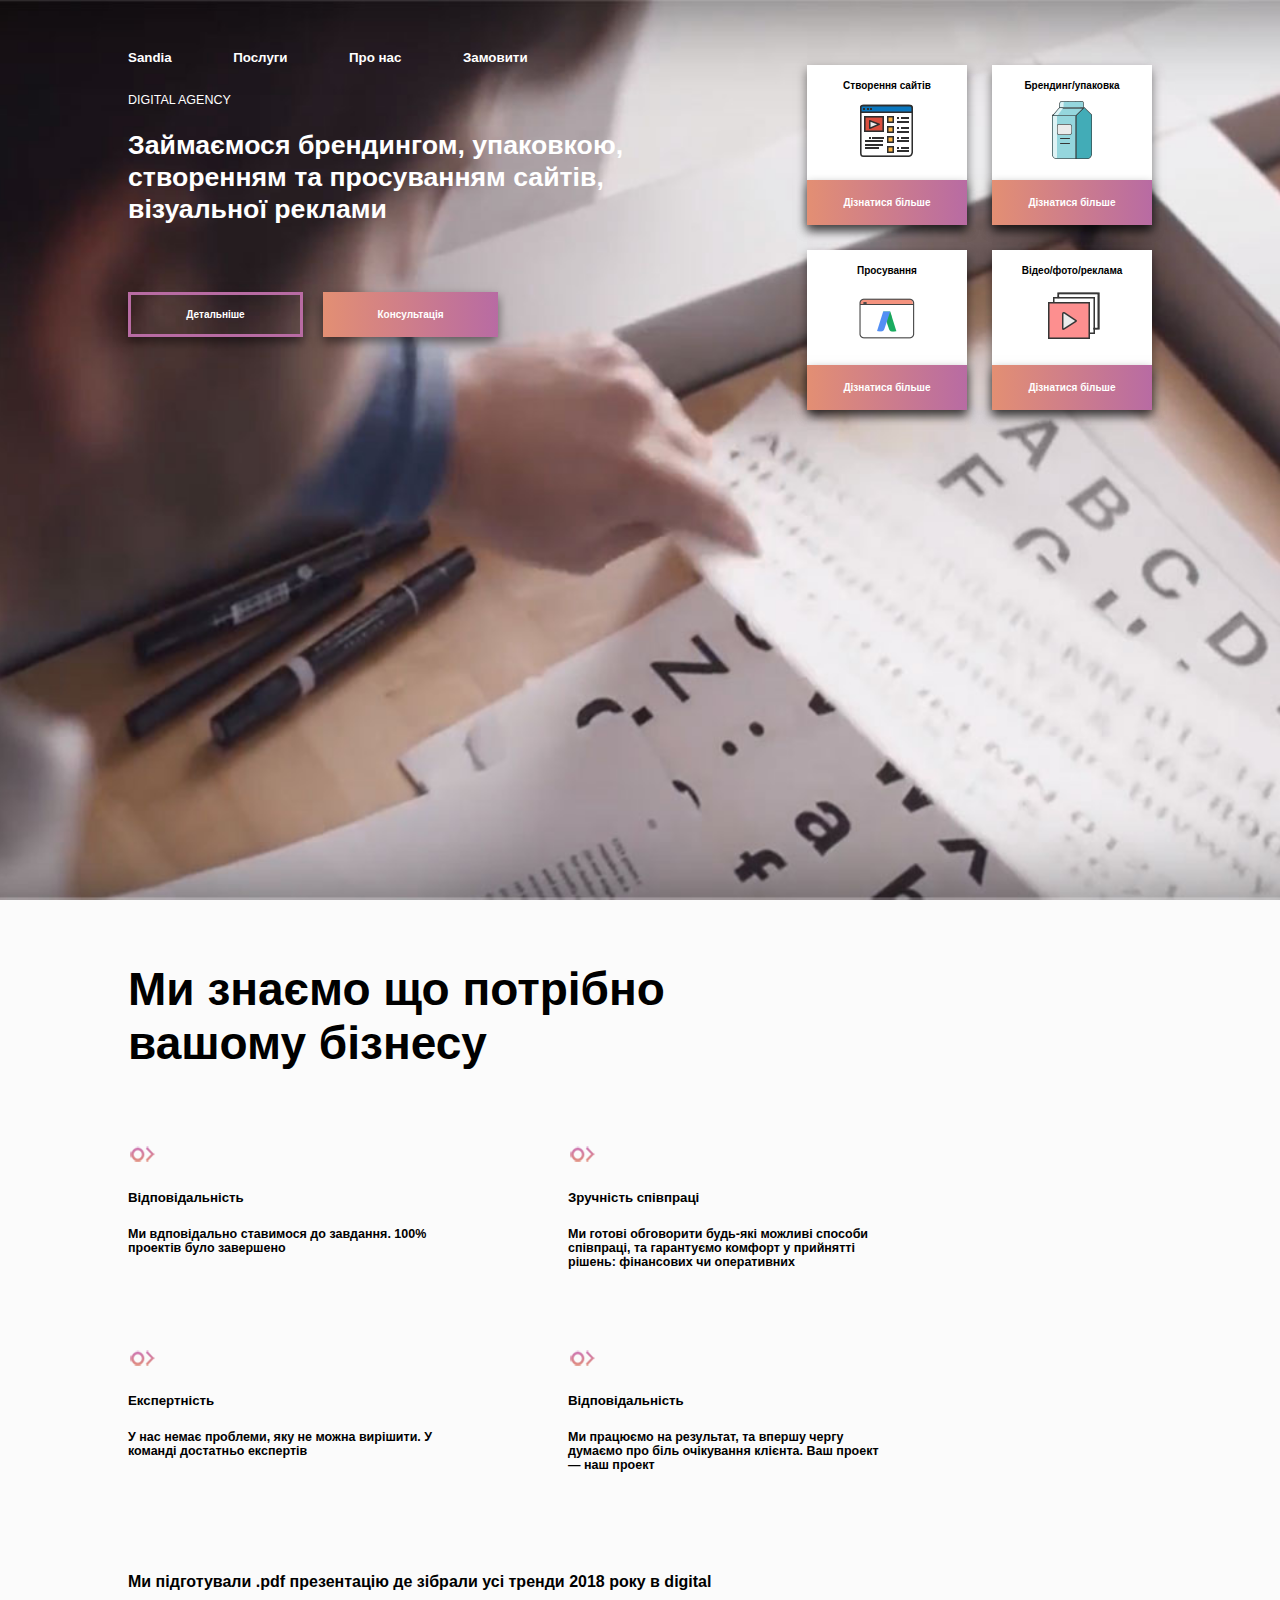
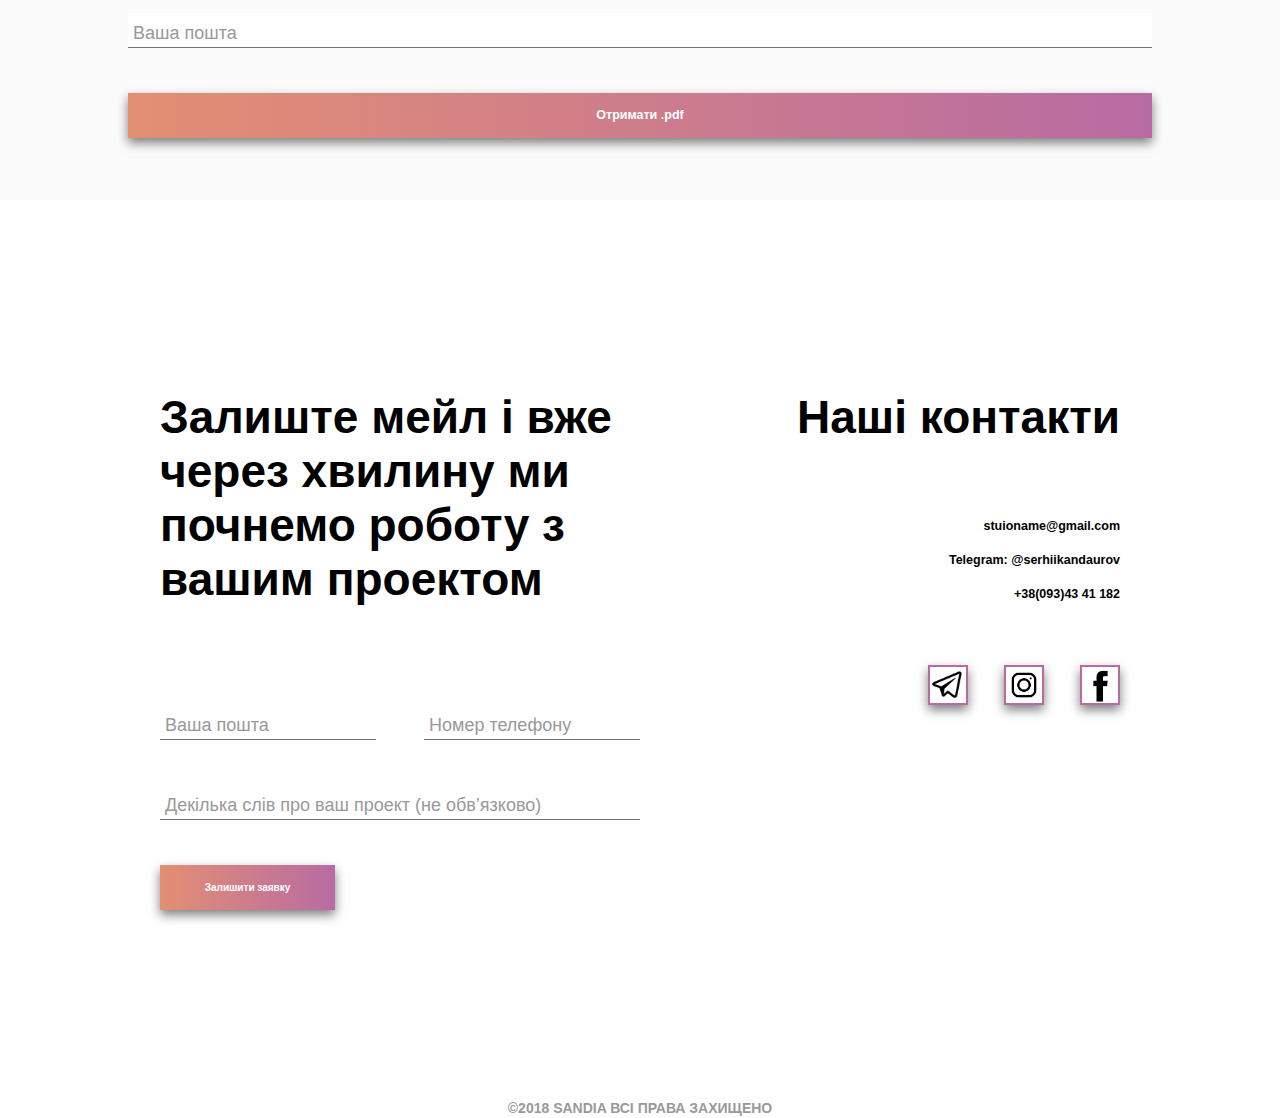
<file: index.html>
<!DOCTYPE html>
<html lang="en">

<head>
    <meta charset="UTF-8">
    <meta name="viewport" content="width=device-width, initial-scale=1.0">
    <meta http-equiv="X-UA-Compatible" content="ie=edge">
    <link rel="stylesheet" href="css/main.css">
    <link rel="stylesheet" href="css/media.css">
    <script src="https://ajax.googleapis.com/ajax/libs/jquery/3.3.1/jquery.min.js"></script>
    <title>Digital agency | Sandia</title>
</head>

<body>
    <script>
        var __REPLAIN_ = 'f1945da9-ac12-4995-86ae-5f2fa20bee71';
        (function (u) {
            var s = document.createElement('script');
            s.type = 'text/javascript';
            s.async = true;
            s.src = u;
            var x = document.getElementsByTagName('script')[0];
            x.parentNode.insertBefore(s, x);
        })('https://widget.replain.cc/dist/client.js');
    </script>
    <!--<div class="fullscreen-bg">
        <video loop muted autoplay poster="img/headerBackground.jpg" class="fullscreen-bg_video">
            <source src="img/headerVideo.mp4" type="video/mp4">
        </video>
    </div>-->
    <header>
        <div class="container">

            <div class="topnav" id="myTopnav">
                <a href="#home" class="active">Sandia</a>
                <a href="#news">Послуги</a>
                <a href="#contact">Про нас</a>
                <a href="#about">Замовити</a>
                <a href="javascript:void(0);" class="icon" onclick="myFunction()">&#9776;</a>
              </div> 

            <div class="info">
                <div class="infoText">
                    <p>DIGITAL AGENCY</p>
                    <h2>Займаємося брендингом, упаковкою, створенням та просуванням сайтів, візуальної реклами</h2>
                    <div class="buttonsMain">
                        <a href="#aboutUs" class="button emptyButton">Детальніше</a>
                        <a href="#leaveAnApplication" class="button gradientButton">Консультація</a>
                    </div>
                </div>
                <div class="infoBoxes">
                    <div class="infoBox">
                        <div class="infoAboutBox">
                            <p>Створення сайтів</p>
                            <img src="img/sitesLogo.png" alt="Websites">
                        </div>
                        <a href="#" class="button gradientButton">Дізнатися більше</a>
                    </div>
                    <div class="infoBox">
                        <div class="infoAboutBox">
                            <p>Брендинг/упаковка</p>
                            <img src="img/brendingLogo.png" alt="Brending">
                        </div>
                        <a href="branding.html" class="button gradientButton">Дізнатися більше</a>
                    </div>
                    <div class="infoBox">
                        <div class="infoAboutBox">
                            <p>Просування</p>
                            <img src="img/promotionLogo.png" alt="Promotion">
                        </div>
                        <a href="#" class="button gradientButton">Дізнатися більше</a>
                    </div>
                    <div class="infoBox">
                        <div class="infoAboutBox">
                            <p>Відео/фото/реклама</p>
                            <img src="img/phptpVideoLogo.png" alt="Photo/Video">
                        </div>
                        <a href="#" class="button gradientButton">Дізнатися більше</a>
                    </div>
                </div>
            </div>
        </div>
    </header>

    <section id="secondSection" name="aboutUs">
        <div class="container">
            <div class="title">
                <h1>Ми знаємо що потрібно вашому бізнесу</h1>
            </div>
            <div class="criterionBox">
                <div class="criterion">
                    <div class="listItem">
                        <img src="img/listPointer.png" alt="->">
                        <h5>Відповідальність</h5>
                    </div>
                    <p>Ми вдповідально ставимося до завдання. 100% проектів було завершено</p>
                </div>
                <div class="criterion">
                    <div class="listItem">
                        <img src="img/listPointer.png" alt="->">
                        <h5>Зручність співпраці</h5>
                    </div>
                    <p>Ми готові обговорити будь-які можливі способи співпраці, та гарантуємо комфорт у прийнятті рішень: фінансових
                        чи оперативних</p>
                </div>
                <div class="criterion">
                    <div class="listItem">
                        <img src="img/listPointer.png" alt="->">
                        <h5>Експертність</h5>
                    </div>
                    <p>У нас немає проблеми, яку не можна вирішити. У команді достатньо експертів</p>
                </div>
                <div class="criterion">
                    <div class="listItem">
                        <img src="img/listPointer.png" alt="->">
                        <h5>Відповідальність</h5>
                    </div>
                    <p>Ми працюємо на результат, та впершу чергу думаємо про біль очікування клієнта. Ваш проект — наш проект</p>
                </div>
            </div>
            <div class="trendsPdf">
                <h4>Ми підготували .pdf презентацію де зібрали усі тренди 2018 року в digital</h4>
                <div class="group">
                        <input type="text" required>
                        <span class="highlight"></span>
                        <span class="bar"></span>
                        <label>Ваша пошта</label>
                    </div>
                <a id="dwnldPdfButton" href="#" class="button gradientButton">Отримати .pdf</a>
            </div>
        </div>
    </section>

    <section id="thirdSection" name="leaveAnApplication">
        <div class="contactUs">
            <div class="applicationForm">
                <h1>Залиште мейл і вже через хвилину ми почнемо роботу з вашим проектом</h1>
                <form method="POST">
                    <div class="mailPhone">
                        <div class="group width45">
                            <input id="uMailInput" type="text" name="user_email" required>
                            <span class="highlight"></span>
                            <span class="bar"></span>
                            <label>Ваша пошта</label>
                        </div>
                        <div class="group width45">
                            <input id="uPhoneInput" type="text" name="user_phone" required>
                            <span class="highlight"></span>
                            <span class="bar"></span>
                            <label>Номер телефону</label>
                        </div>
                    </div>
                    <div class="group">
                        <input id="pDescInput" type="text" name="project_description" class="desriptionLineWidth100" required>
                        <span class="highlight"></span>
                        <span class="bar"></span>
                        <label>Декілька слів про ваш проект (не обв’язково)</label>
                    </div>
                    <button id="applicationButton" type="submit" class="button gradientButton">Залишити заявку</button>
                </form>
            </div>
            <div class="contactInformation">
                <div class="ourContacts">
                    <h1>Наші контакти</h1>
                    <p>stuioname@gmail.com</p>
                    <p>Telegram: @serhiikandaurov</p>
                    <p>+38(093)43 41 182</p>
                </div>
                <div class="ourSocialNetworks">
                    <a href="#">
                        <img src="img/telegramLogo.png" alt="Telegram">
                    </a>
                    <a href="#">
                        <img src="img/instagramLogo.png" alt="Instagram">
                    </a>
                    <a href="#">
                        <img src="img/facebookLogo.png" alt="Facebook">
                    </a>
                </div>
            </div>
        </div>
    </section>
    <footer>
        <div class="container">
            <p>©2018 SANDIA ВСІ ПРАВА ЗАХИЩЕНО</p>
        </div>
    </footer>
    <script src="js/script.js"></script>
    <script src="js/contact-form.js"></script>
</body>

</html>
</file>
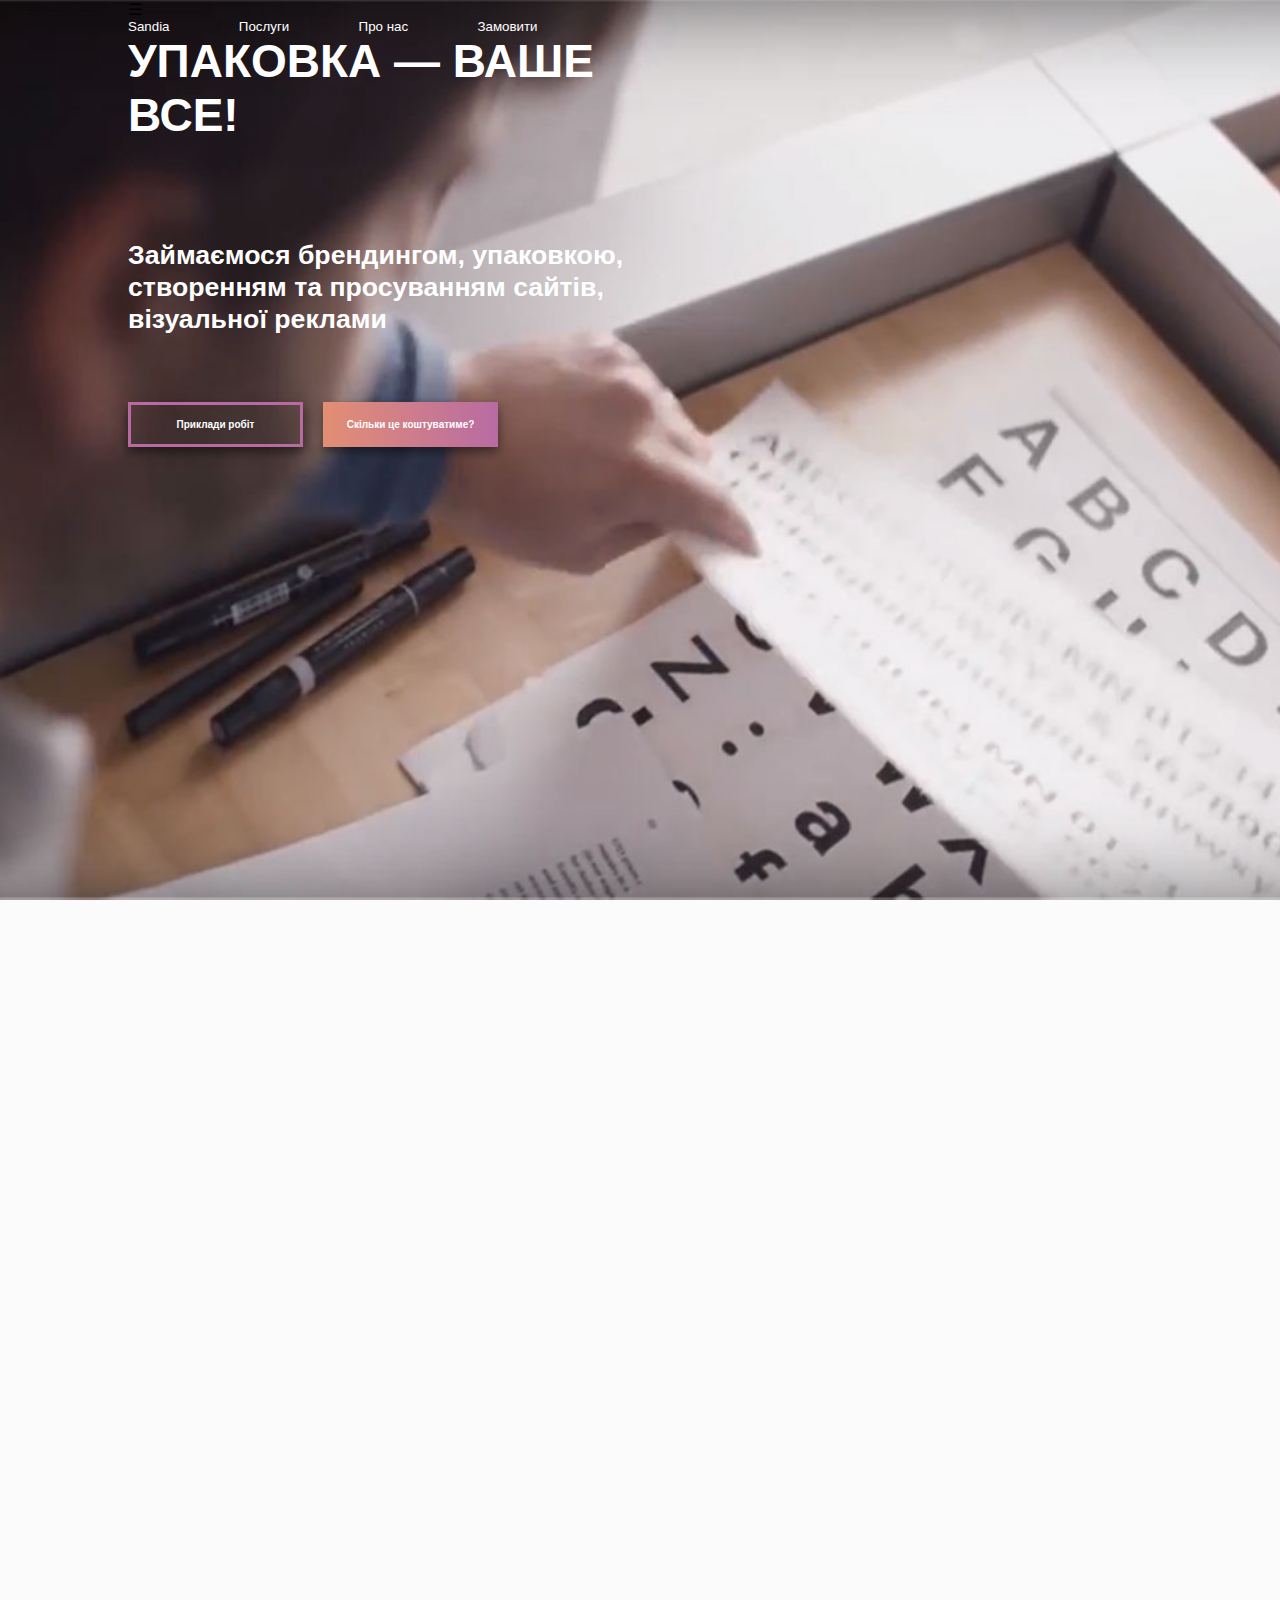
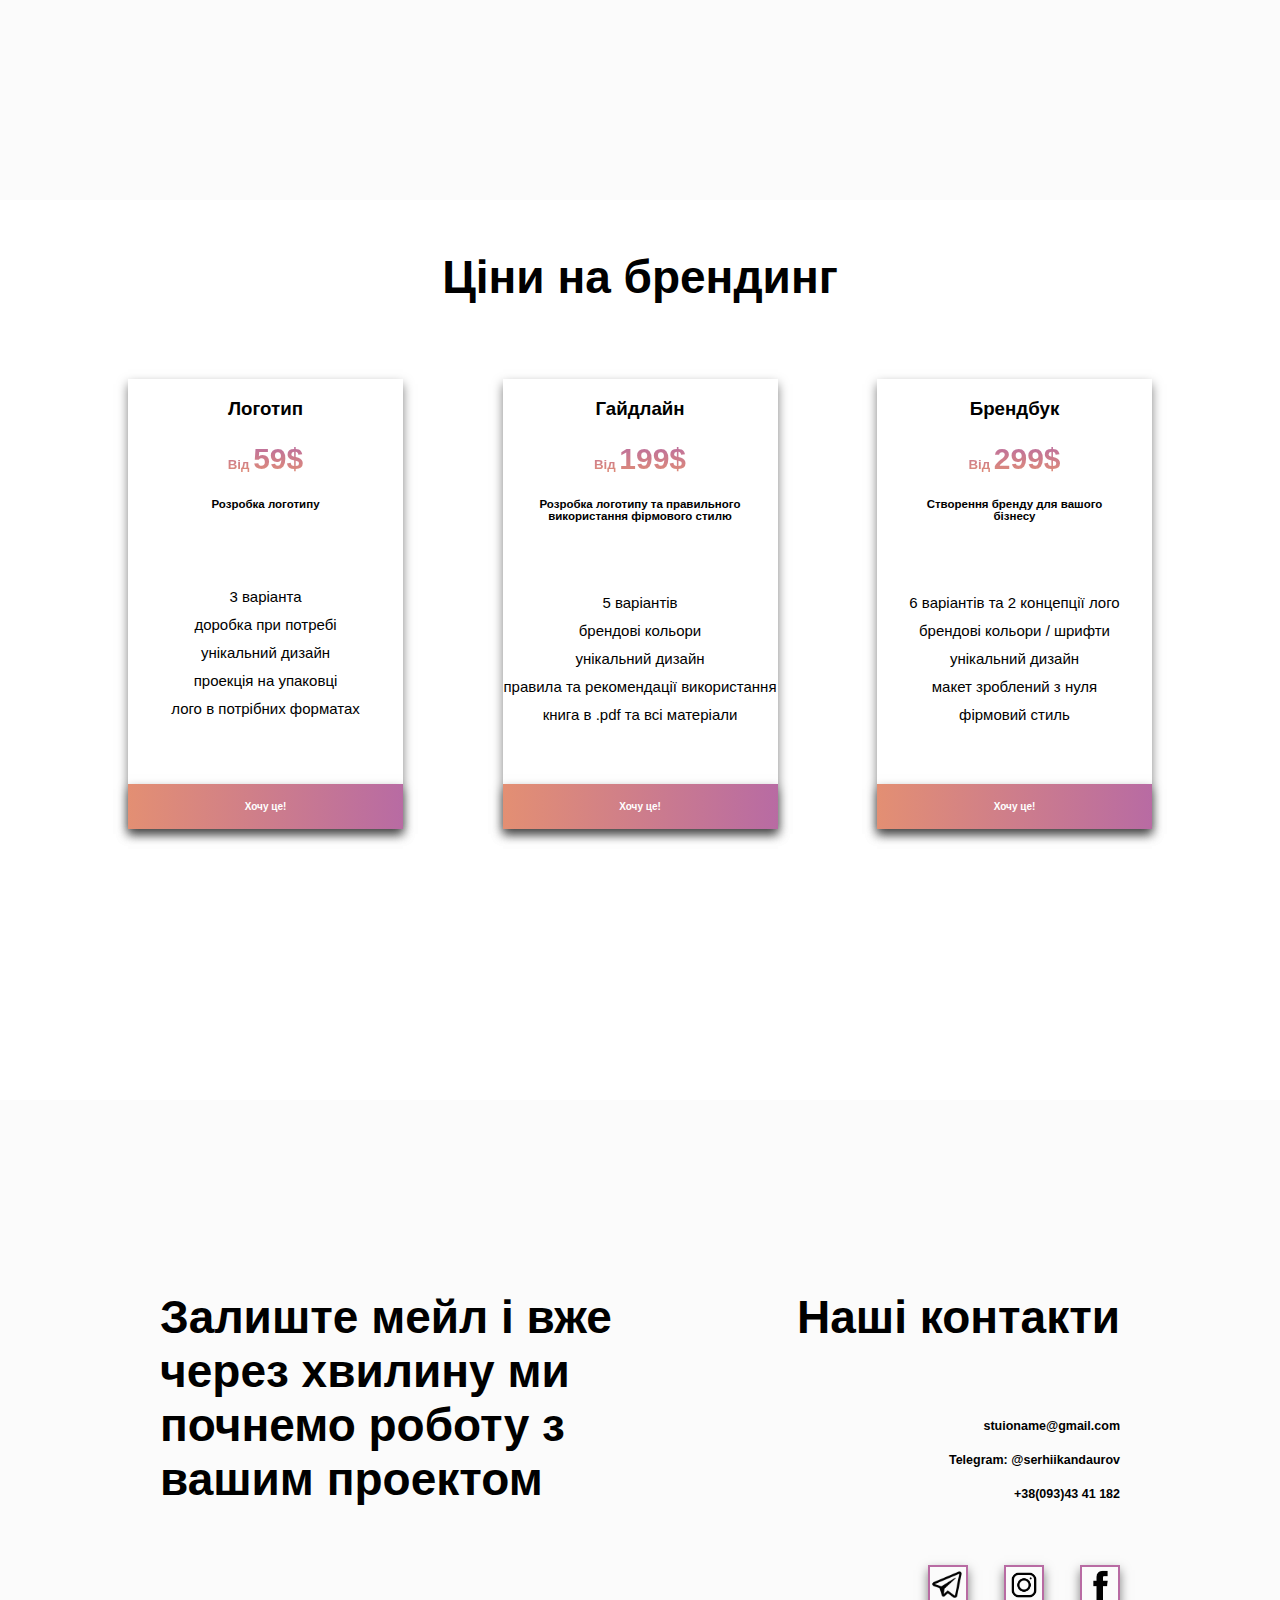
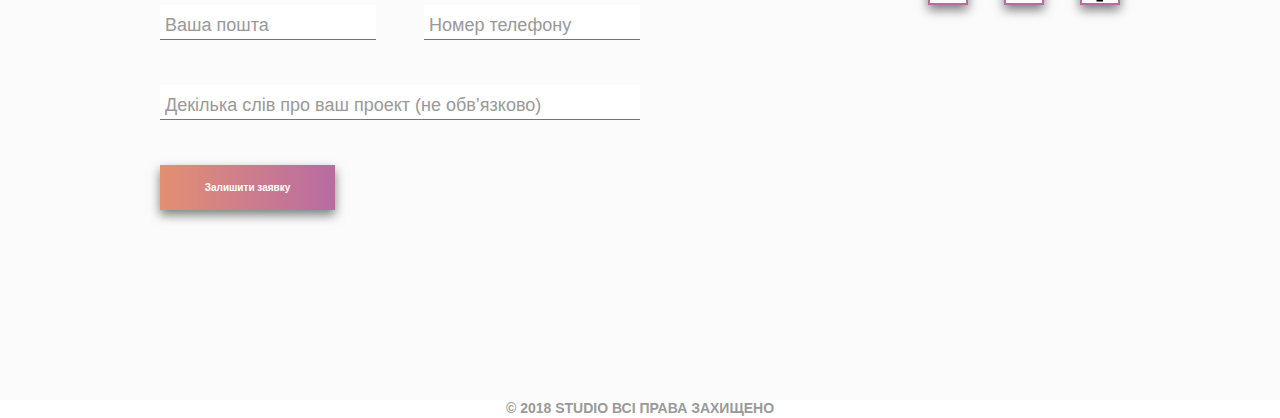
<file: branding.html>
<!DOCTYPE html>
<html lang="en">

<head>
    <meta charset="UTF-8">
    <meta name="viewport" content="width=device-width, initial-scale=1.0">
    <meta http-equiv="X-UA-Compatible" content="ie=edge">
    <link rel="stylesheet" href="css/main.css">
    <title>Branding</title>
</head>

<body>
    <header>
        <div class="container">
            <div class="navigation">
                <a href="#" class="m-menu-link">&#9776;</a>
                <div class="menu visible-lg">
                    <a href="index.html">Sandia</a>
                    <a href="#">Послуги</a>
                    <a href="#">Про нас</a>
                    <a href="#">Замовити</a>
                </div>
            </div>
            <div class="info">
                <div class="infoText">
                    <h1>УПАКОВКА — ВАШЕ ВСЕ!</h1>
                    <h2>Займаємося брендингом, упаковкою, створенням та просуванням сайтів, візуальної реклами</h2>
                    <div class="buttonsMain">
                        <a href="#" class="button emptyButton">Приклади робіт</a>
                        <a href="#" class="button gradientButton">Скільки це коштуватиме?</a>
                    </div>
                </div>
            </div>
        </div>
    </header>
    <section id="secondSection">
    </section>
    <section>
        <div class="container">
            <h1 class="textCenter" >Ціни на брендинг</h1>
            <div class="priceBoxes">
                <div class="priceBox">
                    <div class="priceHeading">
                        <h3>Логотип</h3>
                        <h5>Від
                            <span> 59$</span>
                        </h5>
                        <p>Розробка логотипу</p>
                    </div>
                    <ul>
                        <li>3 варіанта</li>
                        <li>доробка при потребі</li>
                        <li>унікальний дизайн</li>
                        <li>проекція на упаковці</li>
                        <li>лого в потрібних форматах</li>
                    </ul>
                    <a href="#" class="button gradientButton">Хочу це!</a>
                </div>
                <div class="priceBox">
                    <div class="priceHeading">
                        <h3>Гайдлайн</h3>
                        <h5>Від
                            <span> 199$</span>
                        </h5>
                        <p>Розробка логотипу та правильного використання фірмового стилю</p>
                    </div>
                    <ul>
                        <li>5 варіантів</li>
                        <li>брендові кольори</li>
                        <li>унікальний дизайн</li>
                        <li>правила та рекомендації використання</li>
                        <li>книга в .pdf та всі матеріали</li>
                    </ul>
                    <a href="#" class="button gradientButton">Хочу це!</a>
                </div>
                <div class="priceBox">
                    <div class="priceHeading">
                        <h3>Брендбук</h3>
                        <h5>Від
                            <span> 299$</span>
                        </h5>
                        <p>Створення бренду для вашого бізнесу</p>
                    </div>
                    <ul>
                        <li>6 варіантів та 2 концепції лого</li>
                        <li>брендові кольори / шрифти</li>
                        <li>унікальний дизайн</li>
                        <li>макет зроблений з нуля</li>
                        <li>фірмовий стиль</li>
                    </ul>
                    <a href="#" class="button gradientButton">Хочу це!</a>
                </div>
            </div>
        </div>
    </section>
    <section id="thirdSection" class="greyBackground">
        <div class="contactUs">
            <div class="applicationForm">
                <h1>Залиште мейл і вже через хвилину ми почнемо роботу з вашим проектом</h1>
                <form method="POST">
                    <div class="mailPhone">
                        <div class="group width45">
                            <input id="uMailInput" type="text" name="user_email" required>
                            <span class="highlight"></span>
                            <span class="bar"></span>
                            <label>Ваша пошта</label>
                        </div>
                        <div class="group width45">
                            <input id="uPhoneInput" type="text" name="user_phone" required>
                            <span class="highlight"></span>
                            <span class="bar"></span>
                            <label>Номер телефону</label>
                        </div>
                    </div>
                    <div class="group">
                        <input id="pDescInput" type="text" name="project_description" class="desriptionLineWidth100" required>
                        <span class="highlight"></span>
                        <span class="bar"></span>
                        <label>Декілька слів про ваш проект (не обв’язково)</label>
                    </div>
                    <button id="applicationButton" type="submit" class="button gradientButton">Залишити заявку</button>
                </form>
            </div>
            <div class="contactInformation">
                <div class="ourContacts">
                    <h1>Наші контакти</h1>
                    <p>stuioname@gmail.com</p>
                    <p>Telegram: @serhiikandaurov</p>
                    <p>+38(093)43 41 182</p>
                </div>
                <div class="ourSocialNetworks">
                    <a href="#">
                        <img src="img/telegramLogo.png" alt="Telegram">
                    </a>
                    <a href="#">
                        <img src="img/instagramLogo.png" alt="Instagram">
                    </a>
                    <a href="#">
                        <img src="img/facebookLogo.png" alt="Facebook">
                    </a>
                </div>
            </div>
        </div>
    </section>
    <footer>
        <div class="container">
            <p>© 2018 STUDIO ВСІ ПРАВА ЗАХИЩЕНО</p>
        </div>
</body>

</html>
</file>
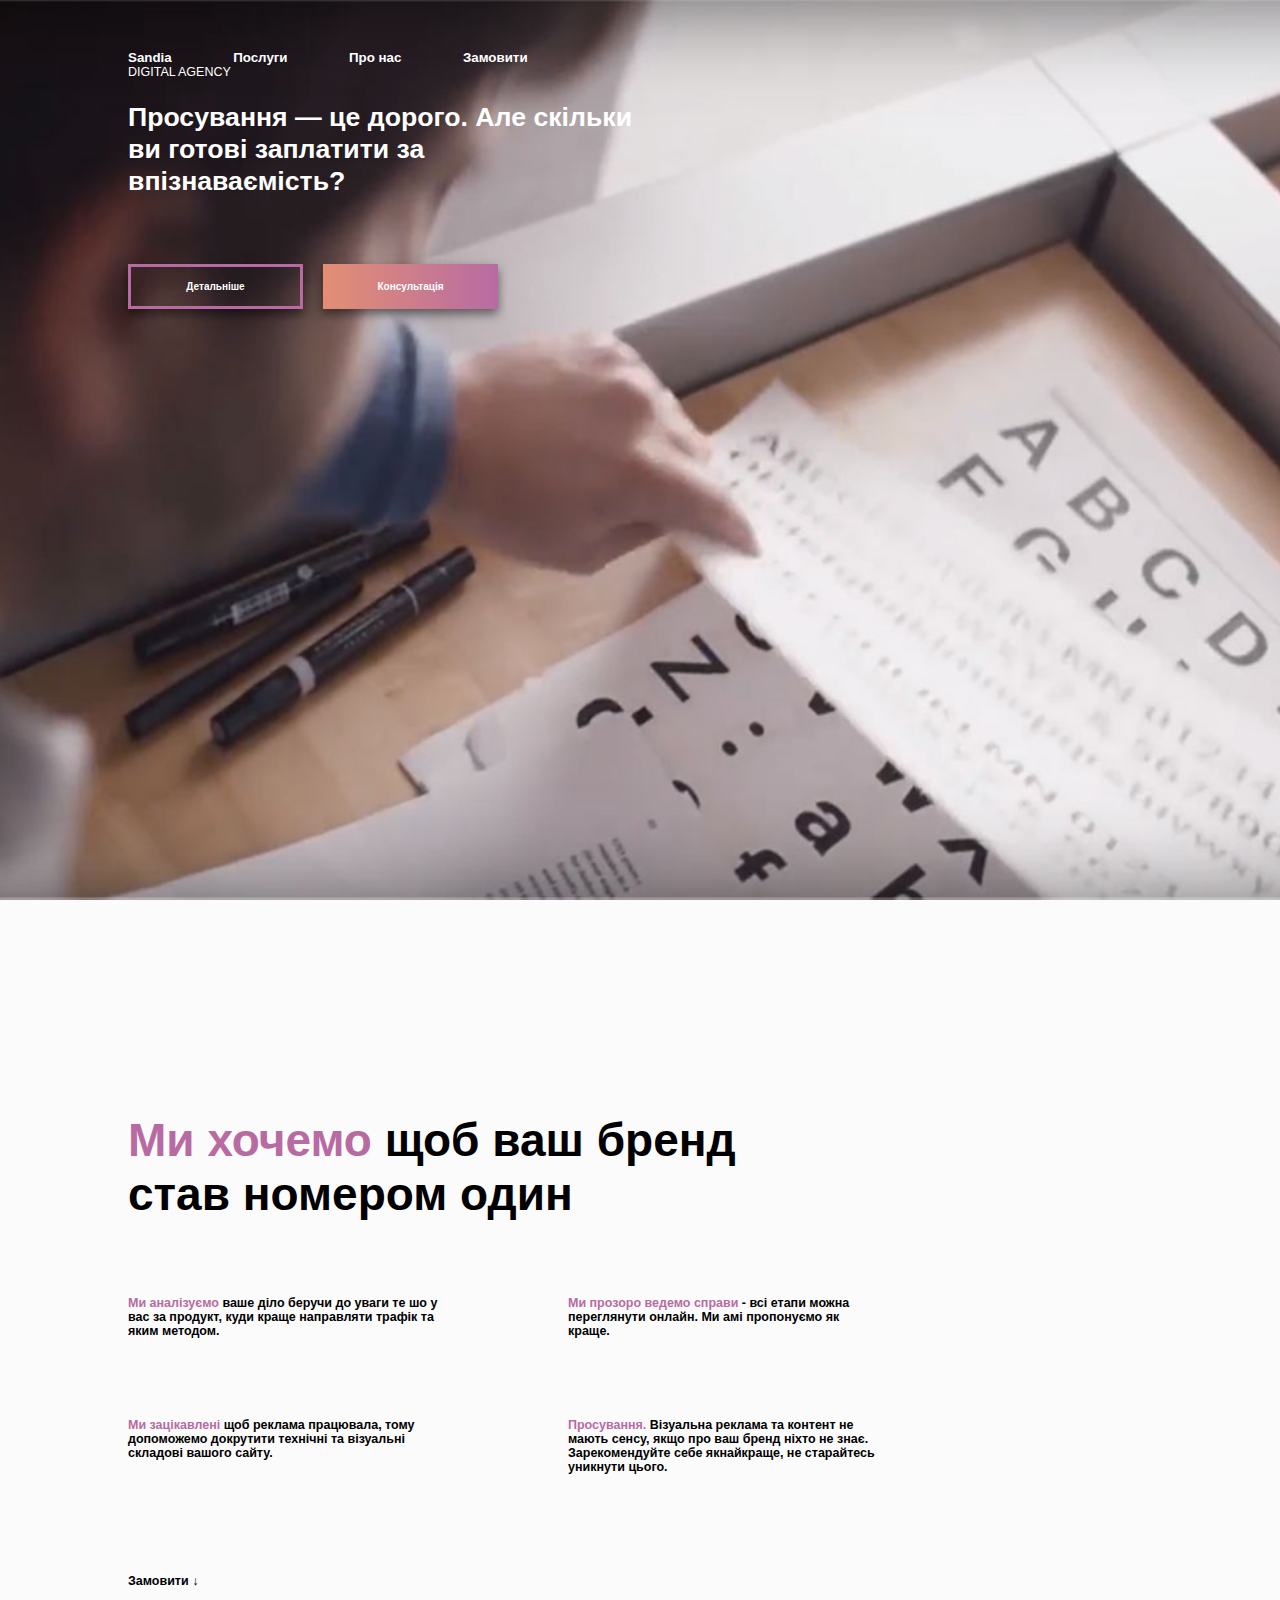
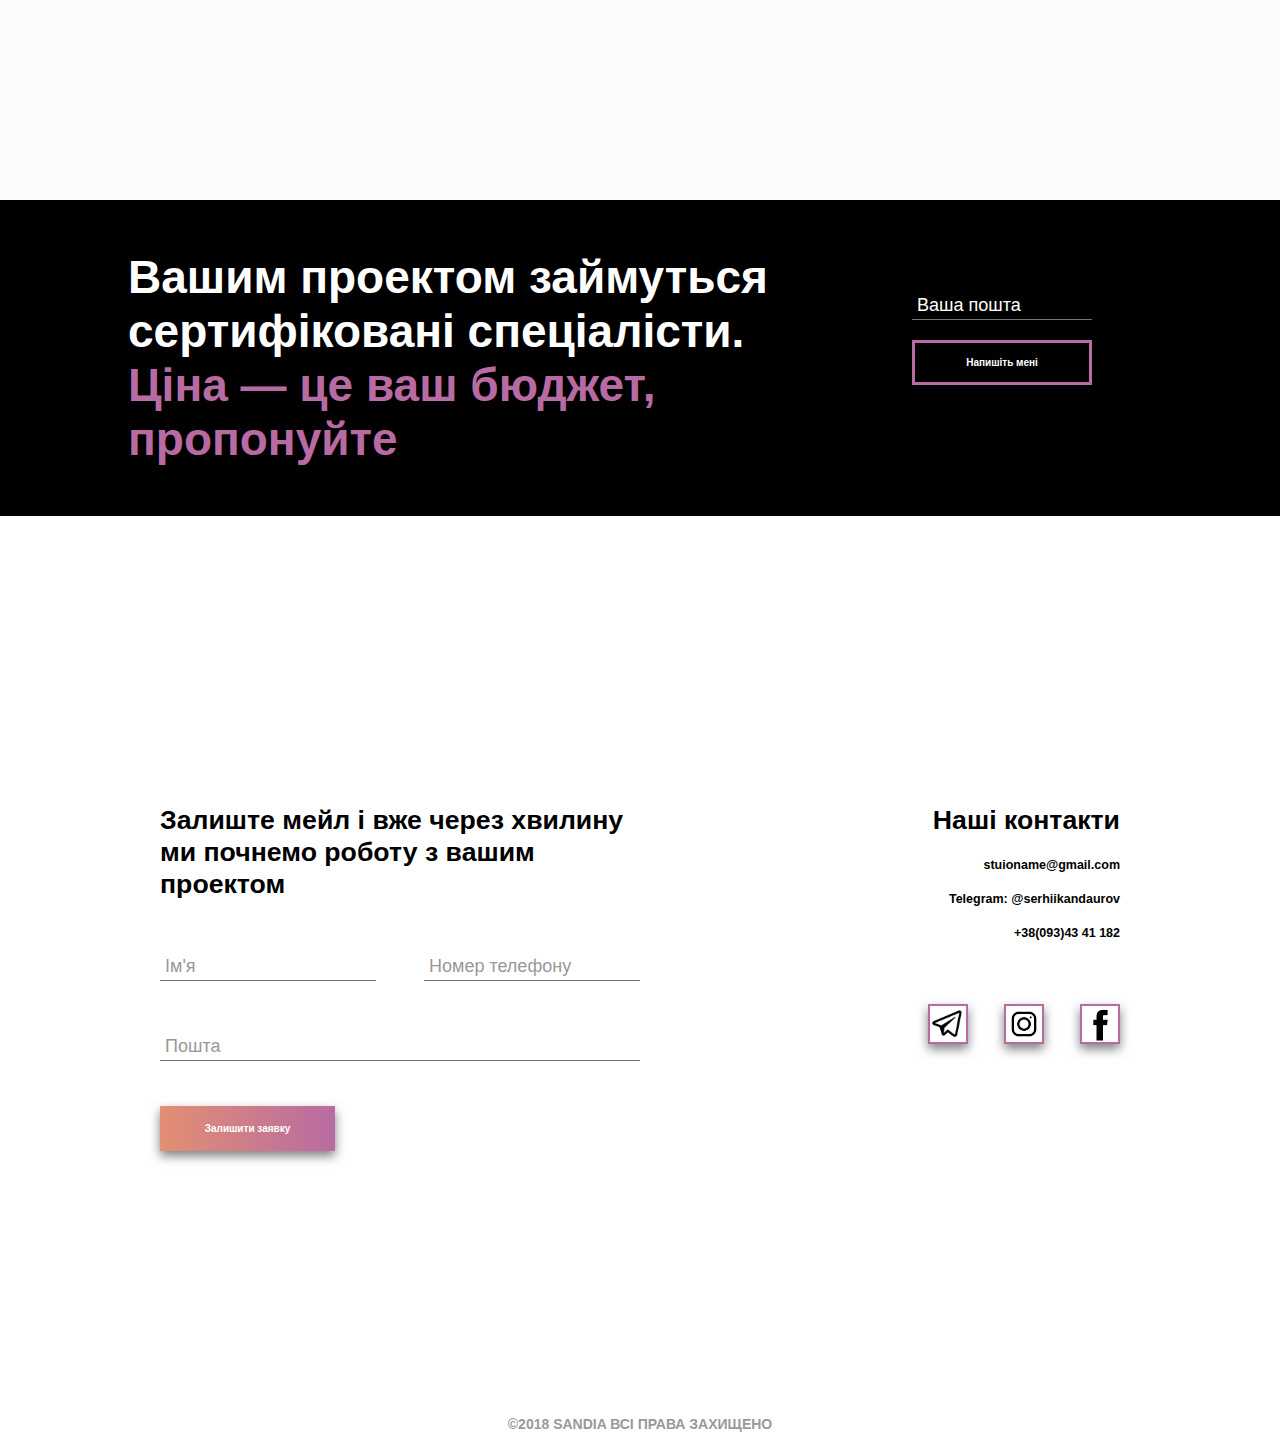
<file: promotion.html>
<!DOCTYPE html>
<html lang="en">

<head>
    <meta charset="UTF-8">
    <meta name="viewport" content="width=device-width, initial-scale=1.0">
    <meta http-equiv="X-UA-Compatible" content="ie=edge">
    <link rel="stylesheet" href="css/main.css">
    <link rel="stylesheet" href="css/media.css">
    <script src="https://ajax.googleapis.com/ajax/libs/jquery/3.3.1/jquery.min.js"></script>
    <title>Digital agency | Sandia</title>
</head>

<body>
    <header>
        <div class="container">
            <div class="topnav" id="myTopnav">
                <a href="#home" class="active">Sandia</a>
                <a href="#news">Послуги</a>
                <a href="#contact">Про нас</a>
                <a href="#about">Замовити</a>
                <a href="javascript:void(0);" class="icon" onclick="myFunction()">&#9776;</a>
            </div>

            <div class="info">
                <div class="infoText">
                    <p>DIGITAL AGENCY</p>
                    <h2>Просування — це дорого. Але скільки ви готові заплатити за впізнаваємість?</h2>
                    <div class="buttonsMain">
                        <a href="#aboutUs" class="button emptyButton">Детальніше</a>
                        <a href="#leaveAnApplication" class="button gradientButton">Консультація</a>
                    </div>
                </div>
            </div>
        </div>
    </header>

    <section id="secondSection" name="aboutUs">
        <div class="container">
            <div class="title">
                <h1>
                    <span class="purpleText">
                        Ми хочемо
                    </span> щоб ваш бренд став номером один</h1>
            </div>
            <div class="criterionBox">
                <div class="criterion">
                    <p>
                        <span class="purpleText">Ми аналізуємо</span> ваше діло беручи до уваги те шо у вас за продукт, куди краще направляти трафік
                        та яким методом.</p>
                </div>
                <div class="criterion">
                    <p>
                        <span class="purpleText">Ми прозоро ведемо справи </span> - всі етапи можна переглянути онлайн. Ми амі пропонуємо як краще.</p>
                </div>
                <div class="criterion">
                    <p>
                        <span class="purpleText">Ми зацікавлені </span> щоб реклама працювала, тому допоможемо докрутити технічні та візуальні складові
                        вашого сайту.</p>
                </div>
                <div class="criterion">
                    <p>
                        <span class="purpleText">Просування.</span> Візуальна реклама та контент не мають сенсу, якщо про ваш бренд ніхто не знає.
                        Зарекомендуйте себе якнайкраще, не старайтесь уникнути цього.</p>
                </div>
            </div>
            <a href="#">Замовити &darr;</a>
        </div>
    </section>

    <section id="trendsPdf">
        <div class="container">
            <h1>Вашим проектом займуться сертифіковані спеціалісти.
                <span class="purpleText">Ціна — це ваш бюджет, пропонуйте</span>
            </h1>
            <div class="getPdf">
                <div class="group">
                    <input type="text" required>
                    <span class="highlight"></span>
                    <span class="bar"></span>
                    <label>Ваша пошта</label>
                </div>
                <a id="dwnldPdfButton" href="#" class="button emptyButton">Напишіть мені</a>
            </div>
        </div>
    </section>

    <section id="thirdSection" name="leaveAnApplication">
        <div class="contactUs">
            <div class="applicationForm">
                <h2>Залиште мейл і вже через хвилину ми почнемо роботу з вашим проектом</h2>
                <form method="POST">
                    <div class="mailPhone">
                        <div class="group width45">
                            <input id="uMailInput" autocomplete="off" type="text" name="user_email" required>
                            <span class="highlight"></span>
                            <span class="bar"></span>
                            <label>Ім'я</label>
                        </div>
                        <div class="group width45">
                            <input id="uPhoneInput" autocomplete="off" type="text" name="user_phone" required>
                            <span class="highlight"></span>
                            <span class="bar"></span>
                            <label>Номер телефону</label>
                        </div>
                    </div>
                    <div class="group">
                        <input id="pDescInput" type="text" autocomplete="off" name="project_description" class="desriptionLineWidth100" required>
                        <span class="highlight"></span>
                        <span class="bar"></span>
                        <label>Пошта</label>
                    </div>
                    <button id="applicationButton" type="submit" class="button gradientButton">Залишити заявку</button>
                </form>
            </div>
            <div class="contactInformation">
                <div class="ourContacts">
                    <h2>Наші контакти</h2>
                    <p>stuioname@gmail.com</p>
                    <p>Telegram: @serhiikandaurov</p>
                    <p>+38(093)43 41 182</p>
                </div>
                <div class="ourSocialNetworks">
                    <a href="#">
                        <img src="img/telegramLogo.png" alt="Telegram">
                    </a>
                    <a href="#">
                        <img src="img/instagramLogo.png" alt="Instagram">
                    </a>
                    <a href="#">
                        <img src="img/facebookLogo.png" alt="Facebook">
                    </a>
                </div>
            </div>
        </div>
    </section>
    <footer>
        <div class="container">
            <p>©2018 SANDIA ВСІ ПРАВА ЗАХИЩЕНО</p>
        </div>
    </footer>
    <script src="js/script.js"></script>
    <script src="js/contact-form.js"></script>
</body>

</html>
</file>
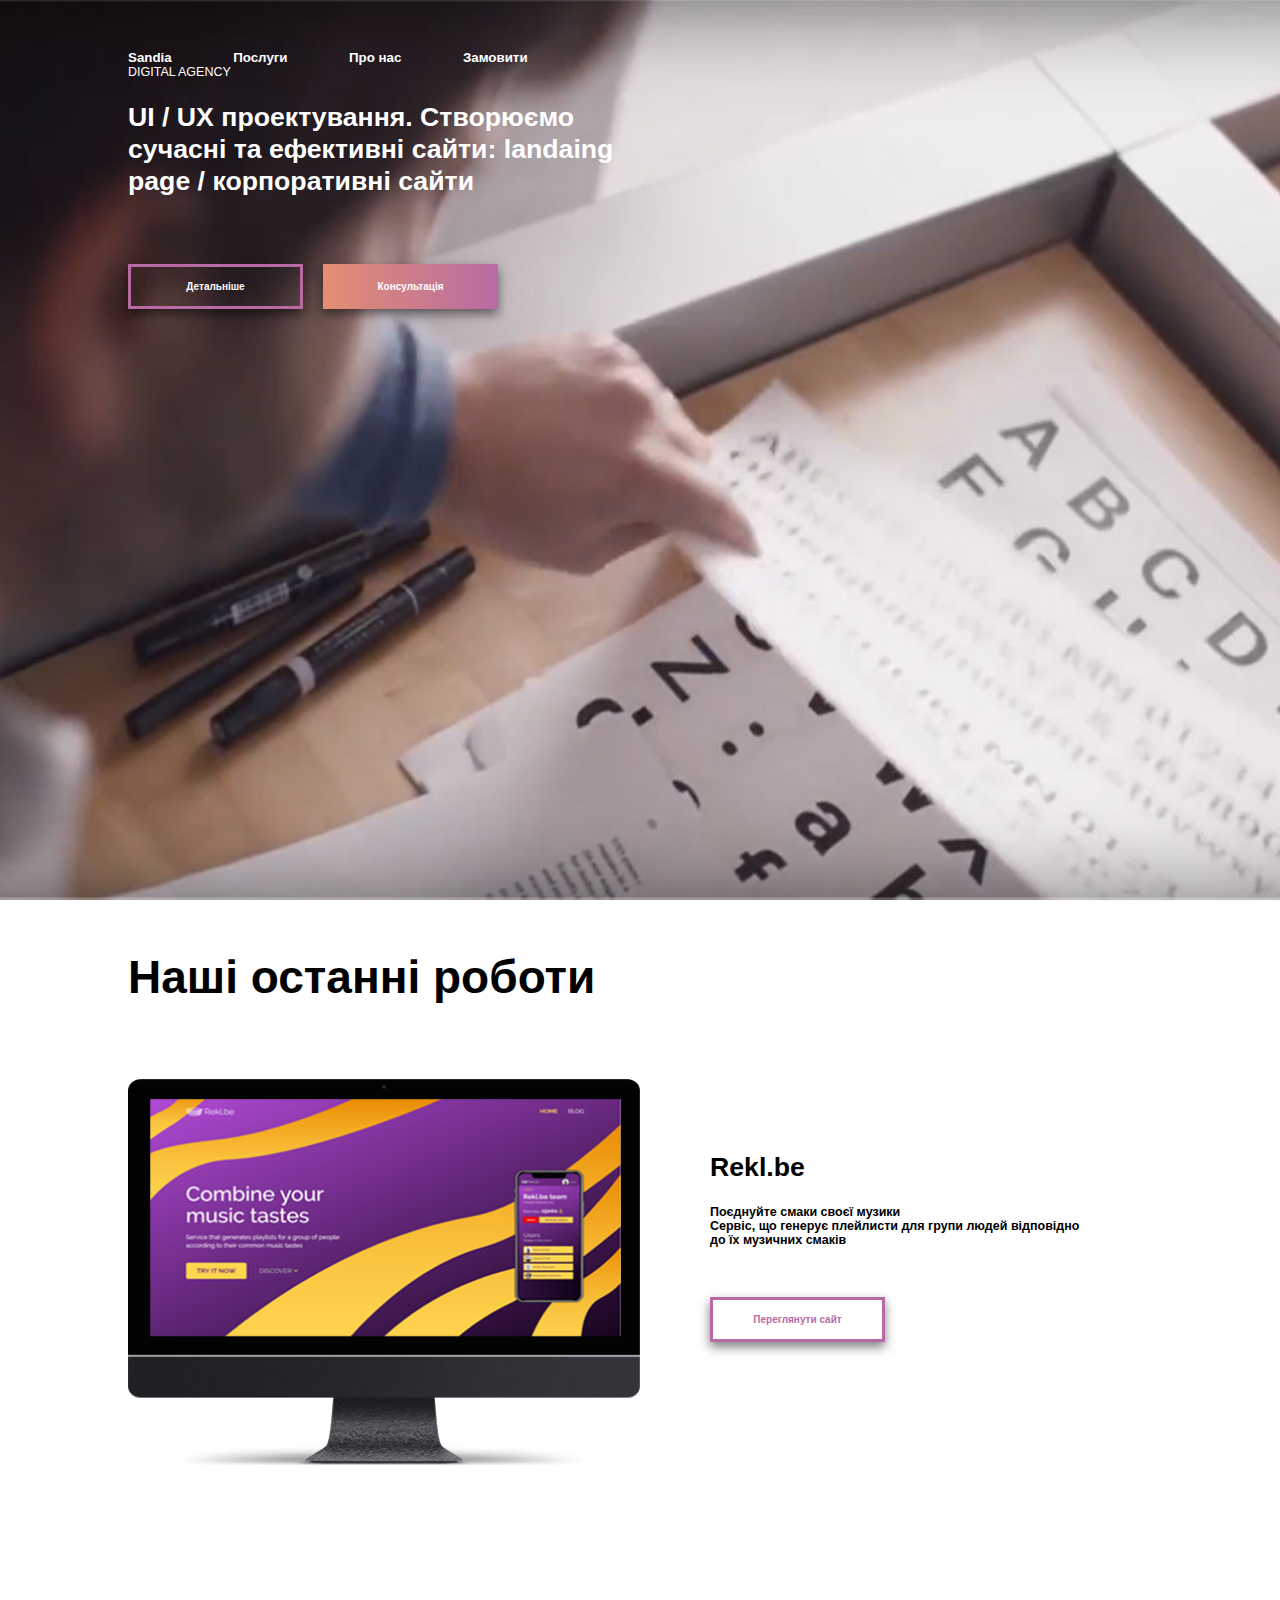
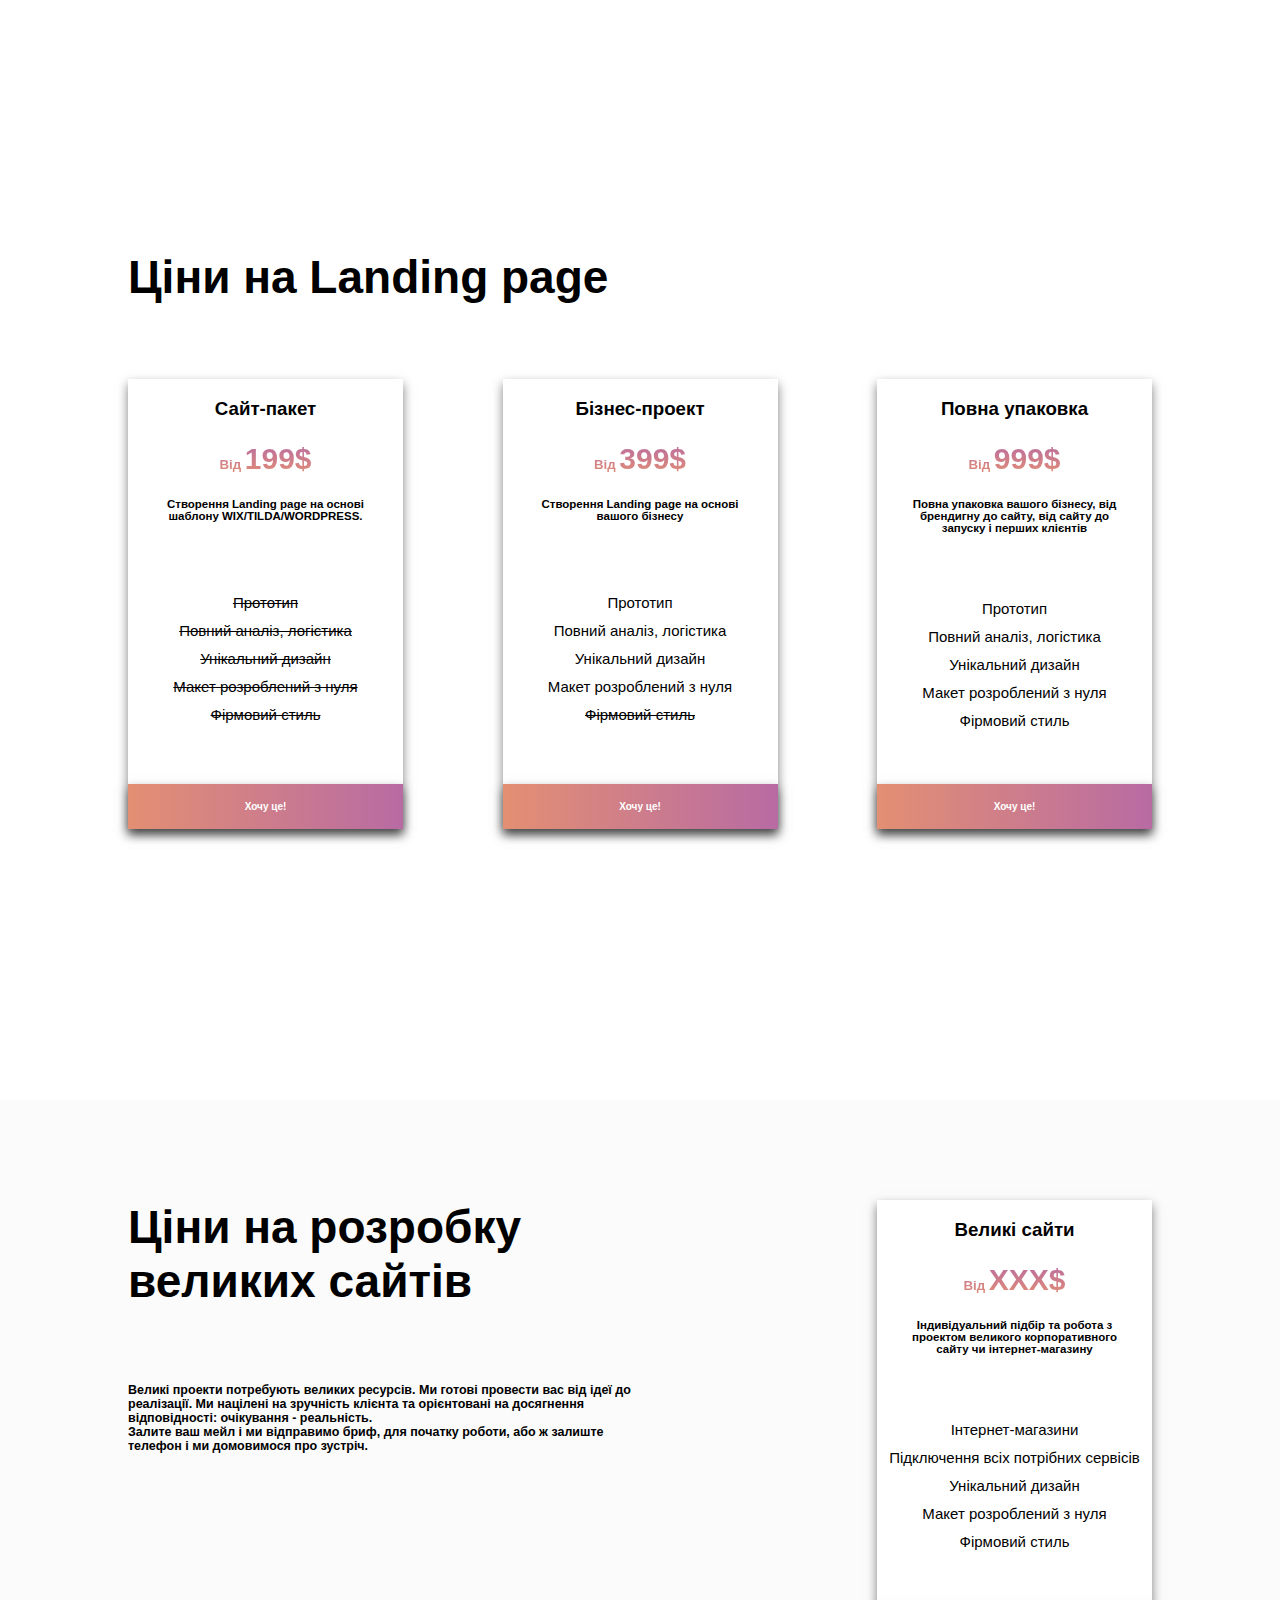
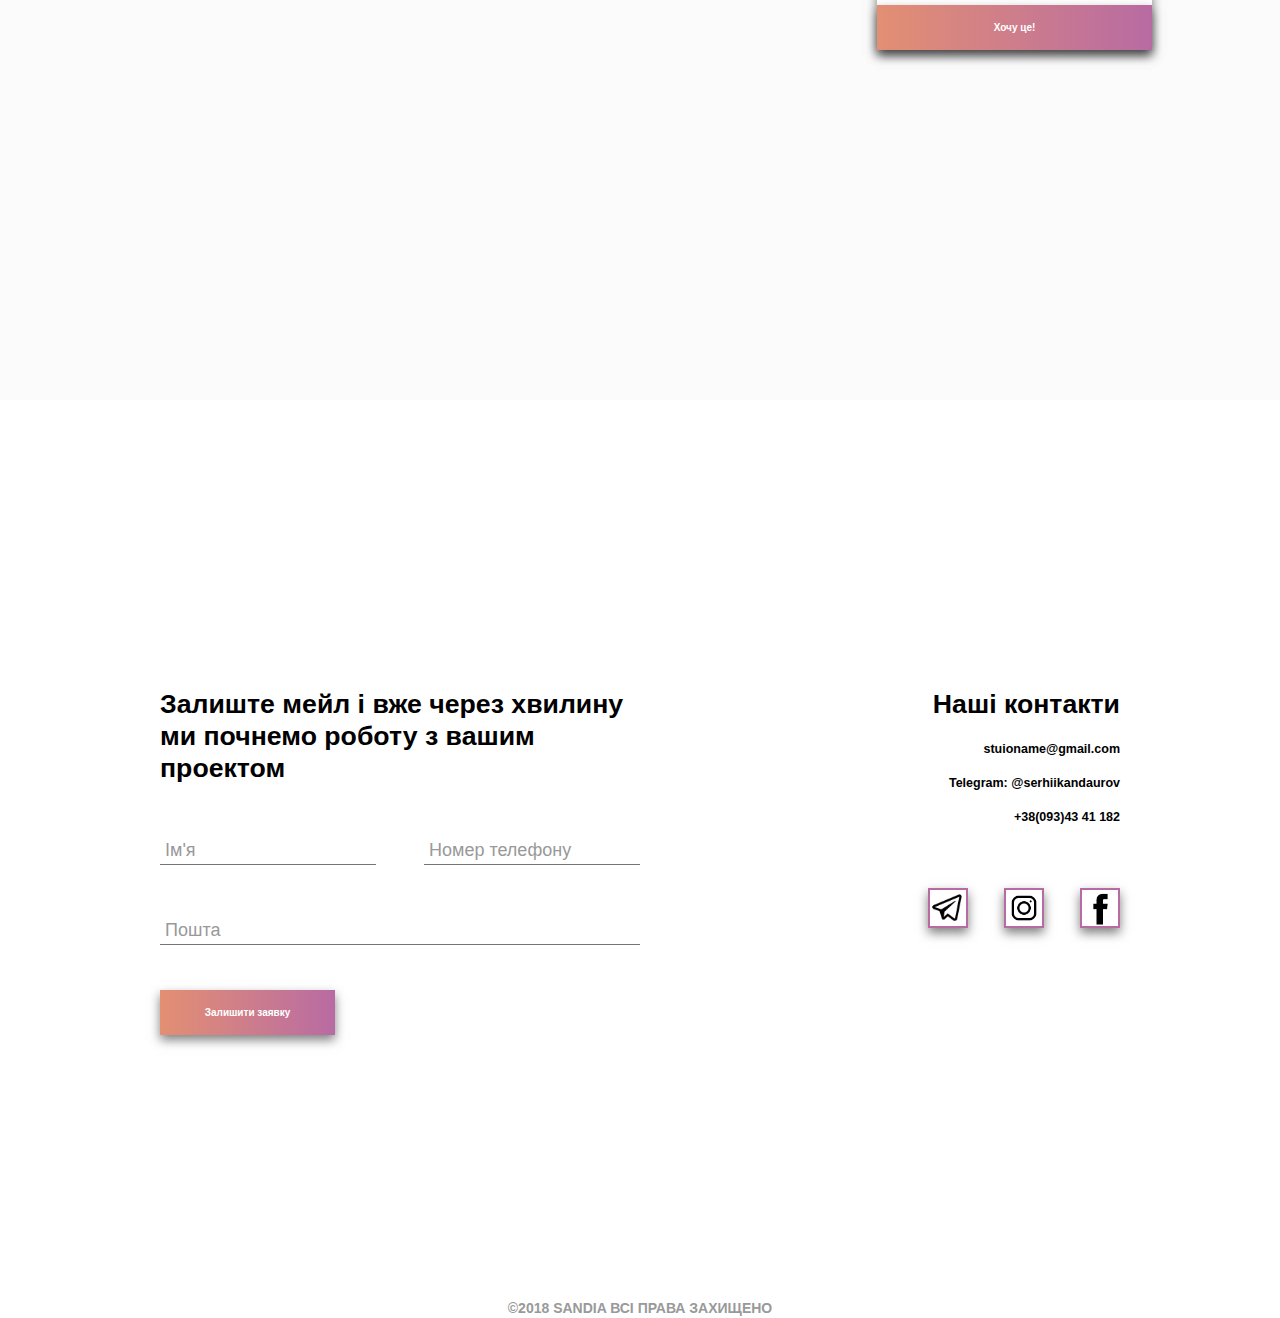
<file: web.html>
<!DOCTYPE html>
<html lang="en">

<head>
    <meta charset="UTF-8">
    <meta name="viewport" content="width=device-width, initial-scale=1.0">
    <meta http-equiv="X-UA-Compatible" content="ie=edge">
    <link rel="stylesheet" href="css/main.css">
    <link rel="stylesheet" href="css/media.css">
    <script src="https://ajax.googleapis.com/ajax/libs/jquery/3.3.1/jquery.min.js"></script>
    <title>Digital agency | Sandia</title>
</head>

<body>
    <header>
        <div class="container">
            <div class="topnav" id="myTopnav">
                <a href="#home" class="active">Sandia</a>
                <a href="#news">Послуги</a>
                <a href="#contact">Про нас</a>
                <a href="#about">Замовити</a>
                <a href="javascript:void(0);" class="icon" onclick="myFunction()">&#9776;</a>
            </div>

            <div class="info">
                <div class="infoText">
                    <p>DIGITAL AGENCY</p>
                    <h2>UI / UX проектування. Створюємо сучасні та ефективні сайти: landaing page / корпоративні сайти</h2>
                    <div class="buttonsMain">
                        <a href="#aboutUs" class="button emptyButton">Детальніше</a>
                        <a href="#leaveAnApplication" class="button gradientButton">Консультація</a>
                    </div>
                </div>
            </div>
        </div>
    </header>

    <section id="ourLastWorks">
        <div class="container">
            <h1>Наші останні роботи</h1>
            <div class="projects">
                <div class="project">
                    <div class="mockUp">
                        <img src="img/web/ourWorks/reklBeMockup.png" alt="">
                    </div>
                    <div class="projectDescription">
                        <h2>Rekl.be</h2>
                        <p>Поєднуйте смаки своєї музики</p>
                        <p>Сервіс, що генерує плейлисти для групи людей відповідно до їх музичних смаків</p>
                        <a href="#" class="button emptyButton">Переглянути сайт</a>
                    </div>
                </div>
            </div>
        </div>
    </section>

    <section class="prices">
        <div class="container">
            <h1>Ціни на Landing page</h1>
            <div class="priceBoxes">
                <div class="priceBox">
                    <div class="priceHeading">
                        <h3>Сайт-пакет</h3>
                        <h5>Від
                            <span> 199$</span>
                        </h5>
                        <p>Створення Landing page на основі шаблону WIX/TILDA/WORDPRESS.</p>
                    </div>
                    <ul>
                        <li>
                            <del>Прототип</del>
                        </li>
                        <li>
                            <del>Повний аналіз, логістика</del>
                        </li>
                        <li>
                            <del>Унікальний дизайн</del>
                        </li>
                        <li>
                            <del>Макет розроблений з нуля</del>
                        </li>
                        <li>
                            <del>Фірмовий стиль</del>
                        </li>
                    </ul>
                    <a href="#" class="button gradientButton">Хочу це!</a>
                </div>
                <div class="priceBox">
                    <div class="priceHeading">
                        <h3>Бізнес-проект</h3>
                        <h5>Від
                            <span> 399$</span>
                        </h5>
                        <p>Створення Landing page на основі вашого бізнесу</p>
                    </div>
                    <ul>
                        <li>Прототип</li>
                        <li>Повний аналіз, логістика</li>
                        <li>Унікальний дизайн</li>
                        <li>Макет розроблений з нуля</li>
                        <li>
                            <del>Фірмовий стиль</del>
                        </li>
                    </ul>
                    <a href="#" class="button gradientButton">Хочу це!</a>
                </div>
                <div class="priceBox">
                    <div class="priceHeading">
                        <h3>Повна упаковка</h3>
                        <h5>Від
                            <span> 999$</span>
                        </h5>
                        <p>Повна упаковка вашого бізнесу, від брендигну до сайту, від сайту до запуску і перших клієнтів</p>
                    </div>
                    <ul>
                        <li>Прототип</li>
                        <li>Повний аналіз, логістика</li>
                        <li>Унікальний дизайн</li>
                        <li>Макет розроблений з нуля</li>
                        <li>Фірмовий стиль</li>
                    </ul>
                    <a href="#" class="button gradientButton">Хочу це!</a>
                </div>
            </div>
        </div>
    </section>

    <section class="customWebProjects">
        <div class="container">
            <div class="customProjectPrice">
                <div class="projectInfo">
                    <h1>Ціни на розробку
                        <span class="purppleText">великих сайтів</span>
                    </h1>
                    <p>Великі проекти потребують великих ресурсів. Ми готові провести вас від ідеї до реалізації. Ми націлені
                        на зручність клієнта та орієнтовані на досягнення відповідності: очікування - реальність.</p>
                    <p>Залите ваш мейл і ми відправимо бриф, для початку роботи, або ж залиште телефон і ми домовимося про зустріч.
                    </p>
                </div>
                <div class="priceBox">
                    <div class="priceHeading">
                        <h3>Великі сайти</h3>
                        <h5>Від
                            <span> XXX$</span>
                        </h5>
                        <p>Індивідуальний підбір та робота з проектом великого корпоративного сайту чи інтернет-магазину</p>
                    </div>
                    <ul>
                        <li>Інтернет-магазини</li>
                        <li>Підключення всіх потрібних сервісів</li>
                        <li>Унікальний дизайн</li>
                        <li>Макет розроблений з нуля</li>
                        <li>Фірмовий стиль</li>
                    </ul>
                    <a href="#" class="button gradientButton">Хочу це!</a>
                </div>
            </div>
        </div>
    </section>

    <section id="thirdSection" name="leaveAnApplication">
        <div class="contactUs">
            <div class="applicationForm">
                <h2>Залиште мейл і вже через хвилину ми почнемо роботу з вашим проектом</h2>
                <form method="POST">
                    <div class="mailPhone">
                        <div class="group width45">
                            <input id="uMailInput" autocomplete="off" type="text" name="user_email" required>
                            <span class="highlight"></span>
                            <span class="bar"></span>
                            <label>Ім'я</label>
                        </div>
                        <div class="group width45">
                            <input id="uPhoneInput" autocomplete="off" type="text" name="user_phone" required>
                            <span class="highlight"></span>
                            <span class="bar"></span>
                            <label>Номер телефону</label>
                        </div>
                    </div>
                    <div class="group">
                        <input id="pDescInput" type="text" autocomplete="off" name="project_description" class="desriptionLineWidth100" required>
                        <span class="highlight"></span>
                        <span class="bar"></span>
                        <label>Пошта</label>
                    </div>
                    <button id="applicationButton" type="submit" class="button gradientButton">Залишити заявку</button>
                </form>
            </div>
            <div class="contactInformation">
                <div class="ourContacts">
                    <h2>Наші контакти</h2>
                    <p>stuioname@gmail.com</p>
                    <p>Telegram: @serhiikandaurov</p>
                    <p>+38(093)43 41 182</p>
                </div>
                <div class="ourSocialNetworks">
                    <a href="#">
                        <img src="img/telegramLogo.png" alt="Telegram">
                    </a>
                    <a href="#">
                        <img src="img/instagramLogo.png" alt="Instagram">
                    </a>
                    <a href="#">
                        <img src="img/facebookLogo.png" alt="Facebook">
                    </a>
                </div>
            </div>
        </div>
    </section>
    <footer>
        <div class="container">
            <p>©2018 SANDIA ВСІ ПРАВА ЗАХИЩЕНО</p>
        </div>
    </footer>
    <script src="js/script.js"></script>
    <script src="js/contact-form.js"></script>
</body>

</html>
</file>
<file: css/main.css>
body {
    font-family: 'Montserrat', sans-serif;
    padding: 0;
    margin: 0;
    display: flex;
    flex-direction: column;
}

h1 {
    font-size: 46px;
    font-weight: 800;
    margin: 0 0 75px;
    text-align: left;
}

h2 {
    font-size: 2.0833vw;
    line-height: 1.2;
    font-weight: 700
}

p {
    font-size: 12.5px;
    font-weight: 600;
    margin: 0;
}

a {
    text-decoration: none;
    color: #000;
}

section {
    padding: 50px 0;
}

*,
*:before,
*:after {
    box-sizing: border-box;
}

header {
    background: url(../img/headerBackground.jpg) no-repeat center;
    background-size: cover;
    height: 100vh;
    min-height: 400px;
}

section {
    height: 100vh;
}

.container {
    width: 80%;
    margin: 0 auto;
    display: flex;
    flex-direction: column;
    justify-content: space-between;
    align-content: space-around;
}

.topnav {
    margin-top: 50px;
}

.topnav a {
    float: left;
    display: block;
    color: #fff;
    text-align: center;
    font-weight: bold;
    transition: 0.5s ease-in-out all;
    font-size: 10pt;
    margin-right: 6%;
}

.active {
    color: white;
}

.topnav .icon {
    display: none;
}

.menu {
    width: 40%;
    display: flex;
    flex-direction: row;
    justify-content: space-between;
    flex-wrap: wrap;
    padding: 0;
    margin: 0;
}

.menu a {
    color: #fff;
    font-size: 10pt;
    display: inline-block;
    position: relative;
    transition: .5s ease-in-out;
}

.topnav a:hover {
    color: #b86ba3;
}

.info {
    display: flex;
    flex-direction: row;
    justify-content: space-between;
    align-content: space-between;
    flex-wrap: wrap;
    align-items: center;
    height: 90vh;
}

.infoText {
    display: flex;
    justify-content: flex-start;
    flex-direction: column;
    color: #fff;
    width: 50%;
    justify-content: flex-start;
}

.infoText p {
    font-weight: 200;
}

.buttonsMain {
    height: 15vh;
    width: 100%;
    display: flex;
    flex-direction: row;
    flex-wrap: wrap;
    align-items: center;
}

.buttonsMain a {
    margin-right: 20px;
}

.button {
    display: flex;
    justify-content: space-around;
    align-items: center;
    height: 45px;
    text-decoration: none;
    color: #fff;
    font-weight: bold;
    font-size: 7.5pt;
    width: 175px;
    box-shadow: 0 5px 10px 0 rgba(0, 0, 0, 0.5);
    border: none;
    transition: .5s ease-in-out;
}

.emptyButton {
    border: 3px solid #b86ba3;
}

.emptyButton:hover {
    box-shadow: none;
    color: #b86ba3;
}

.gradientButton {
    background: linear-gradient(to right, #e38f73, #b86ba3);
}

.gradientButton:hover {
    box-shadow: none;
}

.infoBoxes {
    text-align: center;
    width: 50%;
    display: flex;
    flex-direction: row;
    justify-content: flex-end;
    flex-wrap: wrap;
    height: auto;
}

.infoBox {
    width: 160px;
    background: #fff;
    box-shadow: 0 5px 10px 0 rgba(0, 0, 0, 0.5);
    margin: 0 0 0 25px;
}

.infoBox:nth-child(1),
.infoBox:nth-child(2) {
    margin-bottom: 25px;
}

.infoBox a {
    width: 100%;
}

.infoBox p {
    padding-top: 15px;
    font-weight: bold;
    font-size: 10px;
}

.infoBox img {
    padding: 10px 0 15px;
}

#secondSection {
    background-color: #fbfbfb;
    display: flex;
    flex-direction: column;
    justify-content: center;
    align-items: center;
}

.title {
    display: flex;
    flex-direction: column;
    justify-content: space-around;
}

#secondSection .title {
    width: 60%;
}

.agencyCriterion a {
    display: block;
    margin: 0 auto;
}

.criterionBox {
    display: flex;
    flex-direction: row;
    flex-wrap: wrap;
}

.criterion:nth-child(1),
.criterion:nth-child(3) {
    margin-right: 125px;
}

.criterion {
    width: 315px;
    margin-bottom: 80px;
    height: auto;
    position: relative;
}

#secondSection a {
    font-weight: 600;
    font-size: 12.5px;
    margin-top: 20px;
}

#trendsPdf {
    background-color: #000;
    height: auto;
}

#trendsPdf .container {
    display: flex;
    flex-direction: row;
    height: auto;
    flex-wrap: wrap;
}

#trendsPdf .group {
    margin: 35px 0 20px;
}

#trendsPdf h1 {
    width: 70%;
    margin: 0;
}

#trendsPdf .getPdf {
    display: flex;
    flex-direction: column;
    width: 180px;
    margin-right: 60px;
}

#trendsPdf input {
    background-color: #000;
}

#dwnldPdfButton {
    width: 100%;
}

#trendsPdf label,
#trendsPdf h1 {
    color: #fff;
}

#thirdSection {
    display: flex;
    justify-content: center;
    align-items: center;
    align-content: center;
}

.desriptionLineWidth100 {
    width: 100%;
}

.contactUs {
    width: 75%;
    display: flex;
    flex-direction: row;
    justify-content: space-between;
    align-items: flex-start;
    align-content: center;
    flex-wrap: wrap;
    height: auto;
}

.applicationForm {
    width: 50%;
    display: flex;
    flex-direction: column;
    justify-content: flex-start;
}

.applicationForm a {
    margin-top: 5%;
}

form {
    margin-top: 5%;
}

.mailPhone {
    width: 100%;
    display: flex;
    flex-direction: row;
    justify-content: space-between;
    flex-wrap: wrap;
}

.group {
    position: relative;
    margin-bottom: 45px;
}

input {
    font-size: 12px;
    padding: 10px;
    width: 100%;
    display: block;
    border: none;
    border-bottom: 1px solid #757575;
}

input:focus {
    outline: none;
}

label {
    color: #999;
    font-size: 18px;
    font-weight: normal;
    position: absolute;
    pointer-events: none;
    left: 5px;
    top: 10px;
    transition: 0.2s ease all;
    -moz-transition: 0.2s ease all;
    -webkit-transition: 0.2s ease all;
}

input:focus~label,
input:valid~label {
    top: -20px;
    font-size: 14px;
}

.bar {
    position: relative;
    display: block;
    width: 100%;
}

.bar:before,
.bar:after {
    content: '';
    height: 2px;
    width: 0;
    bottom: 1px;
    position: absolute;
    background: #b86ba3;
    transition: 0.2s ease all;
    -moz-transition: 0.2s ease all;
    -webkit-transition: 0.2s ease all;
}

.bar:before {
    left: 50%;
}

.bar:after {
    right: 50%;
}

input:focus~.bar:before,
input:focus~.bar:after {
    width: 50%;
}

.highlight {
    position: absolute;
    height: 60%;
    width: 100px;
    top: 25%;
    left: 0;
    pointer-events: none;
    opacity: 0.5;
}

input:focus~.highlight {
    -webkit-animation: inputHighlighter 0.3s ease;
    -moz-animation: inputHighlighter 0.3s ease;
    animation: inputHighlighter 0.3s ease;
}

@-webkit-keyframes inputHighlighter {
    from {
        background: #b86ba3;
    }
    to {
        width: 0;
        background: transparent;
    }
}

@-moz-keyframes inputHighlighter {
    from {
        background: #b86ba3;
    }
    to {
        width: 0;
        background: transparent;
    }
}

@keyframes inputHighlighter {
    from {
        background: #b86ba3;
    }
    to {
        width: 0;
        background: transparent;
    }
}

#applicationButton {
    cursor: pointer;
}

.contactInformation {
    display: flex;
    flex-direction: column;
    width: 40%;
    text-align: right;
    align-items: flex-end;
}

.ourSocialNetworks {
    width: 50%;
    display: flex;
    flex-direction: row;
    justify-content: space-between;
}

.ourContacts {
    margin-bottom: 25px;
}

.ourContacts>p {
    margin-bottom: 20px;
}

.ourSocialNetworks a {
    height: 40px;
    width: 40px;
    border: 2px solid #b86ba3;
    box-shadow: 0 5px 10px 0 rgba(0, 0, 0, 0.5);
    margin-top: 10%;
    transition: 0.5s ease-in-out all;
}

.ourSocialNetworks a:hover {
    box-shadow: 0 0 0 0;
}

.ourSocialNetworks img {
    width: 100%;
    display: flex;
    align-items: center;
}

.width45 {
    width: 45%;
}

footer p {
    height: 2vh;
    display: flex;
    color: #999;
    font-size: 14px;
    justify-content: center;
}

.priceBoxes {
    display: flex;
    flex-direction: row;
    justify-content: space-between;
    flex-wrap: wrap;
}

.priceBox {
    width: 275px;
    height: 450px;
    box-shadow: 0 5px 10px 0 rgba(0, 0, 0, 0.5);
    display: flex;
    flex-direction: column;
    justify-content: space-between;
    text-align: center;
}

.priceBox a {
    width: 100%;
}

.width80pers {
    width: 80%;
}

.priceHeading h5 {
    background: -webkit-linear-gradient(#b86ba3, #e38f73);
    -webkit-background-clip: text;
    -webkit-text-fill-color: transparent;
}

.priceHeading span {
    font-size: 30px;
}

.priceHeading p {
    font-size: 11.5px;
    width: 80%;
    margin: 0 auto;
}

.priceBox ul {
    list-style-type: none;
    padding: 0;
    font-size: 15px;
}

.priceBox li {
    padding-top: 4%;
}

.greyBackground {
    background-color: #fbfbfb;
}

.textCenter {
    text-align: center;
}

/* WEB Page */

#ourLastWorks .projects {
    display: flex;
    flex-direction: row;
    flex-wrap: wrap;
}

.project {
    display: flex;
    flex-direction: row;
    flex-wrap: wrap;
}

.mockUp {
    width: 50%;
}

.mockUp img {
    width: 100%;
}

.projectDescription {
    padding: 50px 70px;
    width: 50%;
}

.projectDescription a {
    color: #b86ba3;
    margin-top: 50px;
}

.customWebProjects .container {
    display: flex;
    flex-direction: row;
}

.customProjectPrice {
    margin: 50px auto;
    display: flex;
    flex-direction: row;
    flex-wrap: wrap;
    justify-content: space-between;
}

.purpleText {
    color: #b86ba3;
}

.customWebProjects .projectInfo {
    width: 51%;
}

.customWebProjects {
    background-color: #fbfbfb;
}

.customWebProjects .priceBox {
    background-color: #fff;
}

.logo {
    position: relative;
    width: 100%;
    /* for IE 6 */
}

.logo img {
    top: 0;
    left: 500px;
}

.logoText {
    position: absolute;
    top: 400px;
    left: 0;
    width: 100%;
}
</file>
<file: css/media.css>
@media screen and (max-width: 768px) {
    header {
        height: auto;
    }
    section {
        height: auto;
        padding: 50px 0;
    }
    h1 {
        padding: 0;
        margin: 0;
        text-align: left;
        font-size: 30px;
        padding-bottom: 40px;
    }
    .visible-lg {
        display: none;
    }
    .visible-lg .responsive {
        background-color: aqua;
    }
    .m-menu-link {
        display: flex;
    }
    .navigation {
        height: 10vh;
        width: 100%;
        align-items: flex-end;
    }
    .info {
        margin-top: 5%;
        height: auto;
    }
    .infoText p {
        font-size: 15px;
    }
    .infoText h2 {
        font-size: 21px;
        margin-top: 5%;
    }
    .infoBox {
        width: 45%;
    }
        .infoBoxes {
        justify-content: space-between;
    }
    .buttonsMain {
        height: 13vh;
        justify-content: space-between;
    }
    .buttonsMain a {
        width: 45%;
        margin: 0;
    }
    .infoBox:nth-child(3),
    .infoBox:nth-child(4) {
        margin-top: 4%;
    }
    
    .infoText,
    .infoBoxes,
    .applicationForm,
    .contactInformation
    {
        width: 100%;
    }
    .criterionBox {
        display: flex;
        justify-content: space-between;
    }
    .criterion:nth-child(1),
    .criterion:nth-child(3) {
        margin-right: 0;
    }
    .criterion {
        width: 45%;
    }
    .applicationForm {
        display: flex;
        justify-content: center;
    }
    #secondSection .title {
        width: 100%;
    }
    #applicationButton {
        margin: 0 auto;
    }
    .infoAboutBox {
        height: 170px;
    }
    .applicationForm a {
        margin: 0 auto;
        margin-top: 3%;
    }
    .infoBox{
        margin: 20px 0 20px;
        display: flex;
        flex-direction: column;
    }
    .infoBox img {
        padding-top: 20px;
        height: auto;
        margin: 0 auto;
        width: 40%;
    }
    .contactInformation {
        margin-top: 15%;
        align-items: center;
        text-align: center;
    }
    #trendsPdf .group {
        margin: 15px 0;
        width: 100%;
    }
    #trendsPdf .getPdf {
        width: 25%;
        margin: 0;
    }
    #trendsPdf h1 {
        width: 70%;
        padding: 0;
    }
    .ourSocialNetworks {
        width: 30%;
    }
    footer {
        text-align: center;
    }
    .topnav a {
        transition: 0ms;
    }
    .topnav a {
        font-size: 12pt;
    }
    .topnav a:first-child {
        display: none;
    }
    .topnav .responsive a:first-child {
        display: block;
    }
    .topnav a:not(:first-child) {
        display: none;
    }
    .topnav a.icon {
        float: left;
        display: block;
        font-size: 15pt;
    }
    .topnav.responsive {
        position: relative;
        background-color: #fff;
        display: block;
    }
    .topnav.responsive a.icon {
        position: absolute;
        left: 0;
        top: 0;
        color: #fff;
        font-size: 12pt;
    }
    .topnav.responsive a {
        float: none;
        display: block;
        text-align: center;
        color: #757575;
        padding: 14px 16px;
        margin-right: 0;
    }
    .topnav.responsive a:nth-child(1) {
        background-color: #b86ba3;
        color: #fff;
        padding: 14px 16px;
    }
    .topnav.responsive .dropdown {
        float: none;
    }
    .topnav.responsive .dropdown-content {
        position: relative;
    }
    .topnav.responsive .dropdown .dropbtn {
        display: block;
        width: 100%;
        text-align: left;
    }
    .priceBoxes {
        flex-direction: column;
    }
    .priceBox {
        margin: 0 auto;
        margin-bottom: 30px;
    }
    .projectInfo h1 {
        margin-top: 0px;
    }
}

@media screen and (max-width: 425px) {
    h1 {
        padding: 0;
        margin: 0;
        text-align: left;
        font-size: 20px;
        padding-bottom: 20px;
    }
    h2 {
        font-size: 15px;
    }
    .container {
        height: auto;
    }
    header {
        display: flex;
        align-content: space-around;
        height: auto;
        padding: 50px 0;
    }
    section {
        height: auto;
    }
    #secondSection .title {
        width: 100%;
    }
    .topnav {
        margin: 0;
    }
    .info {
        margin-top: 5%;
        height: auto;
    }
    .infoBox {
        width: 45%;
        margin: 0;
    }
    .navigation {
        height: 12vh;
        width: 100%;
    }
    .infoText,
    .buttonsMain,
    .buttonsMain a,
    .infoBox,
    .infoBoxes {
        width: 100%;
    }
    .criterionBox {
        height: auto;
        width: 100%;
    }
    .applicationForm h2 {
        text-align: center;
    }
    .criterion {
        margin: 0 0 30px;
        width: 100%;
    }
    .criterion:nth-child(1),
    .criterion:nth-child(3) {
        margin-right: 0;
    }
    .buttonsMain a {
        margin-top: 5%;
    }
    .ourSocialNetworks {
        width: 50%;
    }
    .buttonsMain {
        height: auto;
        padding-bottom: 30px;
    }
    .infoAboutBox {
        height: auto;
    }
    .infoBox p {
        font-size: 16px;
    }
    .infoBox img {
        width: 40%;
        margin: 0 auto;
    }
    .infoBox:nth-child(3),
    .infoBox:nth-child(4) {
        margin-top: 0;
    }
    .infoBox {
        display: flex;
        flex-direction: column;
        justify-content: space-between;
        margin: 0 0 25px;
    }
    .project,
    .project img {
        width: 100%;
    }
    #trendsPdf .group {
        margin: 15px 0;
        width: 100;
    }
    #trendsPdf .getPdf {
        width: 100%;
        margin: 0;
    }
    #trendsPdf h1 {
        width: 100%;
    }
    .mockUp {
        width: 100%;
    }
    .customWebProjects h1 {
        padding: 0;
        margin: 0 0 50px;
    }
    .customProjectPrice .projectInfo {
        width: 100%;
    }
    .customProjectPrice p:last-child {
        padding-bottom: 30px;
    }
    .projectDescription {
        padding: 0;
        width: 100%;
    }
    .projectDescription h2 {
        font-size: 30px;
    }
    .priceBoxes {
        margin: 0;
    }
    .priceBox {
        width: 100%;
        margin-bottom: 30px;
    }
}
</file>
